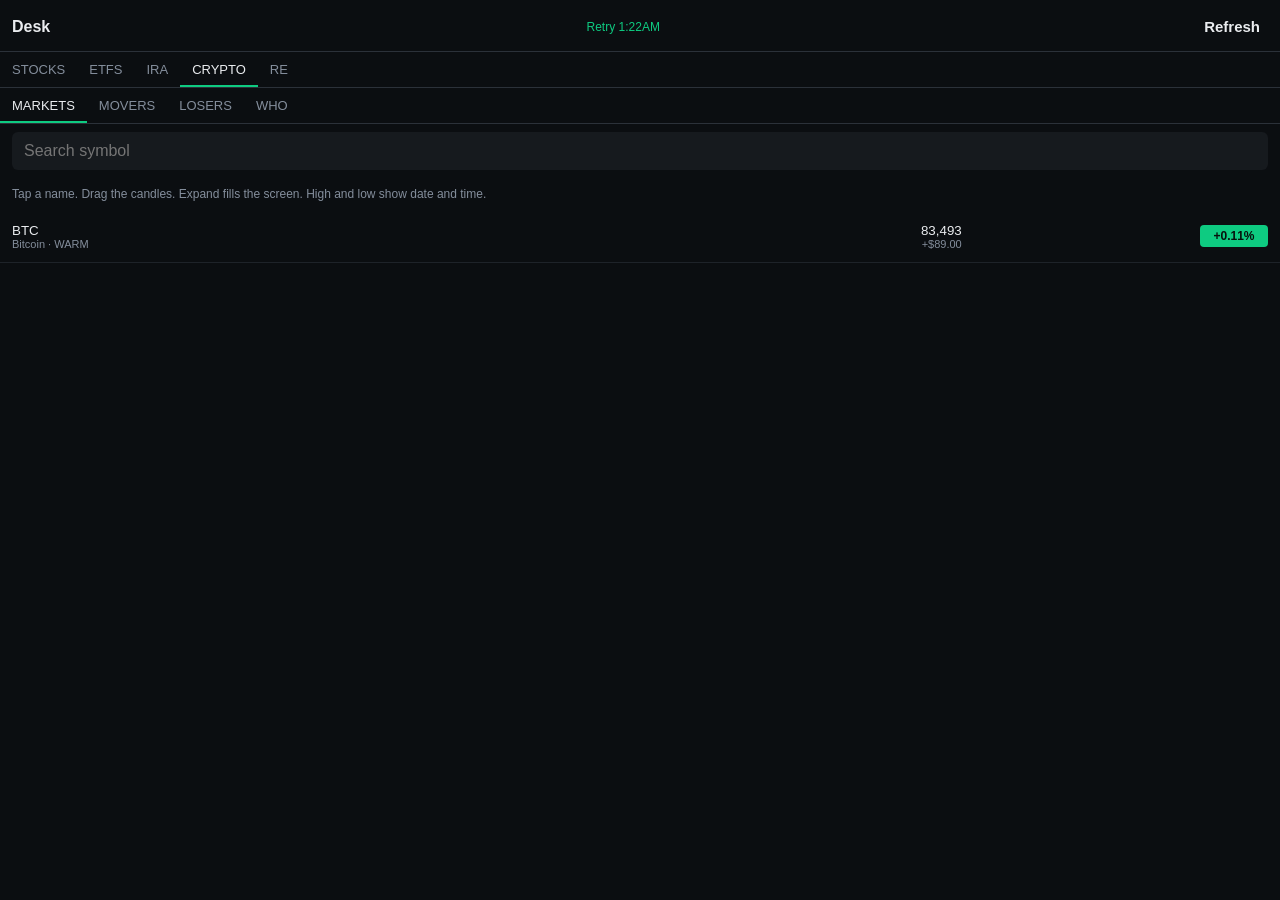
<file: index.html>
<!DOCTYPE html>
<html lang="en"><head><meta charset="utf-8"/>
<meta name="viewport" content="width=device-width, initial-scale=1, viewport-fit=cover"/>
<meta name="apple-mobile-web-app-capable" content="yes"/>
<meta name="theme-color" content="#0b0e11"/>
<title>Desk</title>
<style>
:root{--bg:#0b0e11;--panel:#161a1e;--line:#2b3139;--ink:#eaecef;--dim:#848e9c;--buy:#0ecb81;--sell:#f6465d;--safe-top:env(safe-area-inset-top,0px);--safe-bot:env(safe-area-inset-bottom,0px)}
*{box-sizing:border-box;-webkit-tap-highlight-color:transparent}html,body{margin:0;background:var(--bg);color:var(--ink);font-family:-apple-system,BlinkMacSystemFont,sans-serif}
.bar{padding:calc(10px + var(--safe-top)) 12px 8px;display:flex;justify-content:space-between;align-items:center;border-bottom:1px solid var(--line)}
.live{color:var(--buy);font-size:12px}button.ghost{border:0;background:transparent;color:#eaecef;font-size:15px;font-weight:650;padding:8px}button.reload{border:0;border-radius:6px;background:#1e2329;color:#0ecb81;font-weight:700;padding:8px 10px}
.nav,.sub{display:flex;overflow:auto;border-bottom:1px solid var(--line)}
.nav button,.sub button{border:0;background:transparent;color:var(--dim);padding:10px 12px;font-size:13px;white-space:nowrap}
.nav button.on,.sub button.on{color:var(--ink);box-shadow:inset 0 -2px 0 var(--buy)}
.search{padding:8px 12px}.search input{width:100%;border:0;background:var(--panel);color:var(--ink);border-radius:6px;padding:10px 12px;font-size:16px}
.mkt{width:100%;display:grid;grid-template-columns:1.4fr .8fr .7fr;gap:6px;align-items:center;padding:12px;border:0;border-bottom:1px solid #1e2329;background:transparent;color:inherit;text-align:left}
.mkt small{display:block;color:var(--dim);font-size:11px}.r{text-align:right;font-variant-numeric:tabular-nums}
.buy{color:var(--buy)}.sell{color:var(--sell)}.pill{display:inline-block;min-width:68px;text-align:center;border-radius:4px;padding:4px 6px;font-weight:650;font-size:12px}
.up{background:var(--buy);color:#07110c}.dn{background:var(--sell);color:#fff}
.note{padding:8px 12px;color:var(--dim);font-size:12px;line-height:1.4}
.quote{padding:12px 12px calc(20px + var(--safe-bot))}
.h{font-size:32px;font-weight:650}.grid{display:grid;grid-template-columns:1fr 1fr;gap:8px;margin:10px 0}
.grid div{background:var(--panel);border-radius:6px;padding:8px}.grid b{display:block}.grid span{color:var(--dim);font-size:11px}
.fill{display:grid;grid-template-columns:1.3fr .7fr .8fr .6fr;gap:6px;padding:9px 0;border-bottom:1px solid #1e2329;font-size:13px}
.stage{position:relative;background:#12161c;border-radius:8px;overflow:hidden;touch-action:none}
.stage.big{position:fixed;inset:0;z-index:20;border-radius:0;padding-top:var(--safe-top);background:#0b0e11}
.tfs{display:flex;gap:6px;overflow:auto;padding:8px 0 10px}.tfs button{min-width:54px;padding:12px 8px;font-size:14px}
.tfs button{border:0;border-radius:4px;background:#1e2329;color:#848e9c;padding:7px 9px;font-size:12px;font-weight:700}
.tfs button.on{color:#0b0e11;background:#0ecb81}
svg{width:100%;display:block;background:#12161c}
.tools{display:flex;justify-content:space-between;align-items:center;padding:6px 8px;color:#848e9c;font-size:12px}
</style></head>
<body><div id="app"><div class="note">Loading desk...</div></div>
<script>
var PAIRS=["BTC-USD","ETH-USD","SOL-USD","XRP-USD","DOGE-USD","LINK-USD","LTC-USD","AVAX-USD"];
var NAMES={BTC:"Bitcoin",ETH:"Ether",SOL:"Solana",XRP:"XRP",DOGE:"Dogecoin",LINK:"Chainlink",LTC:"Litecoin",AVAX:"Avalanche"};
var TFS=[{id:"1H",sec:3600,gran:60},{id:"4H",sec:14400,gran:300},{id:"8H",sec:28800,gran:300},{id:"12H",sec:43200,gran:900},{id:"24H",sec:86400,gran:900},{id:"36H",sec:129600,gran:3600},{id:"1W",sec:604800,gran:3600},{id:"2W",sec:1209600,gran:21600},{id:"1M",sec:2592000,gran:86400}];
var BOOKS={STOCKS:[{s:"NVDA",n:"NVIDIA",p:227.21,open:228.86,hi:234.76,lo:190},{s:"AAPL",n:"Apple",p:329.4,open:338.4,hi:345.34,lo:300},{s:"MSFT",n:"Microsoft",p:508.96,open:509.2,hi:519.4,lo:373},{s:"META",n:"Meta",p:738.79,open:715.6,hi:779.82,lo:524},{s:"AVGO",n:"Broadcom",p:355.1,open:349.6,hi:432.73,lo:336},{s:"AMZN",n:"Amazon",p:246.67,open:246.1,hi:287.2,lo:226},{s:"GOOGL",n:"Alphabet",p:340.92,open:342.7,hi:384.48,lo:315},{s:"TSLA",n:"Tesla",p:352.84,open:357.4,hi:419.56,lo:297}],ETFS:[{s:"SPY",n:"S&P 500",p:572.4,open:570.1,hi:575,lo:540},{s:"QQQ",n:"Nasdaq 100",p:498.2,open:496.4,hi:505,lo:450},{s:"IWM",n:"Russell 2000",p:218.6,open:219.4,hi:228,lo:190},{s:"SMH",n:"Semis",p:268.1,open:266.4,hi:280,lo:210},{s:"IBIT",n:"Bitcoin ETF",p:47.33,open:47.1,hi:49.22,lo:34.8},{s:"GLD",n:"Gold",p:242.8,open:241.9,hi:248,lo:210}],IRA:[{s:"SPY",n:"Core equity 50%",p:572.4,open:570.1,hi:575,lo:540},{s:"BND",n:"Bonds 30%",p:74.2,open:74.3,hi:76,lo:70},{s:"IBIT",n:"Bitcoin sleeve 10%",p:47.33,open:47.1,hi:49.22,lo:34.8},{s:"VNQ",n:"REIT sleeve 10%",p:92.4,open:92.8,hi:98,lo:78}],RE:[{s:"VNQ",n:"REIT index",p:92.4,open:92.8,hi:98,lo:78},{s:"O",n:"Realty Income",p:58.2,open:58.4,hi:64,lo:50},{s:"PLD",n:"Prologis",p:118.6,open:117.9,hi:126,lo:98},{s:"AMT",n:"American Tower",p:214.3,open:215.1,hi:230,lo:170}]};
var WHO=[{s:"META",who:"Javier Olivan",role:"COO",side:"SELL",qty:1575,px:749.82,dt:"09-28"},{s:"META",who:"Mark Zuckerberg",role:"CEO",side:"SELL",qty:27474,px:777.44,dt:"09-24"},{s:"AVGO",who:"Henry Samueli",role:"Director",side:"SELL",qty:702190,px:356.04,dt:"09-23"},{s:"AAPL",who:"Jennifer Newstead",role:"GC",side:"SELL",qty:2399,px:340.06,dt:"09-22"},{s:"META",who:"Christopher Cox",role:"CPO",side:"SELL",qty:40000,px:712.76,dt:"09-21"},{s:"NVDA",who:"Timothy Teter",role:"GC",side:"SELL",qty:30460,px:222.8,dt:"09-21"},{s:"NVDA",who:"Mark Stevens",role:"Director",side:"SELL",qty:1366000,px:219.73,dt:"09-18"},{s:"NVDA",who:"Colette Kress",role:"CFO",side:"SELL",qty:34918,px:219.05,dt:"09-17"},{s:"MSFT",who:"Amy Hood",role:"CFO",side:"SELL",qty:41674,px:498.27,dt:"09-14"},{s:"GME",who:"4 insiders",role:"Cluster",side:"BUY",qty:2683435,px:21.97,dt:"09-08"}];
var book={},series={},asset="CRYPTO",view="MARKETS",q="",openSym=null,tf="24H",src="Desk print",big=false,pan=0,pick=-1;
function money(n){var sign=n<0?"-":"+";n=Math.abs(n);if(n>=1e6)return sign+"$"+(n/1e6).toFixed(1)+"M";if(n>=1e3)return sign+"$"+(n/1e3).toFixed(1)+"k";return sign+"$"+n.toFixed(2);}
function qty(n){if(!n)return "range";if(n>=1e6)return (n/1e6).toFixed(2)+"M";if(n>=1e3)return (n/1e3).toFixed(1)+"k";return String(Math.round(n));}
function heat(ch){if(ch>=2)return "HOT";if(ch>=0)return "WARM";if(ch>-2)return "COLD";return "ICE";}
function withMath(x){var open=x.open||x.p,ch=open?(x.p/open-1)*100:0;return {s:x.s,n:x.n,p:x.p,open:open,hi:x.hi,lo:x.lo,vol:x.vol||0,ch:ch,gain:x.p-open};}
function spec(){for(var i=0;i<TFS.length;i++) if(TFS[i].id===tf) return TFS[i]; return TFS[4];}
function stamp(sec){var d=new Date(sec*1000),mo=["Jan","Feb","Mar","Apr","May","Jun","Jul","Aug","Sep","Oct","Nov","Dec"][d.getMonth()];var h=d.getHours(),ap=h>=12?"PM":"AM";h=h%12||12;return mo+" "+d.getDate()+" "+h+":"+String(d.getMinutes()).padStart(2,"0")+ap;}
function rows(){var base=asset==="CRYPTO"?Object.keys(book).map(function(k){return book[k];}):BOOKS[asset];if(asset==="CRYPTO"&&!base.length)base=[{s:"BTC",n:"Bitcoin",p:83493,open:83404,hi:85613,lo:82911,vol:7075}];var out=base.map(withMath);var query=q.trim().toUpperCase();if(query)out=out.filter(function(x){return x.s.indexOf(query)>=0||(x.n||"").toUpperCase().indexOf(query)>=0;});if(view==="MOVERS")out.sort(function(a,b){return b.ch-a.ch;});if(view==="LOSERS")out.sort(function(a,b){return a.ch-b.ch;});return out;}
function find(sym){if(book[sym])return withMath(book[sym]);var all=[];Object.keys(BOOKS).forEach(function(k){all=all.concat(BOOKS[k]);});for(var i=0;i<all.length;i++)if(all[i].s===sym)return withMath(all[i]);return null;}
function deskCandles(x){var s=spec(),n=Math.max(24,Math.min(80,Math.round(s.sec/s.gran))),frac=Math.sqrt(s.sec/2592000),span=Math.max((x.hi-x.lo)*frac,x.p*0.004),end=Math.floor(Date.now()/1000),out=[],i;for(i=0;i<n;i++){var t=i/(n-1),base=x.p-span*0.3+span*0.6*t+Math.sin(t*Math.PI*3)*span*0.08,o=base,c=base+Math.sin(i)*span*0.03,hi=Math.max(o,c)+span*0.02,lo=Math.min(o,c)-span*0.02;out.push({t:end-s.sec+i*s.gran,o:o,h:hi,l:lo,c:c});}return {bars:out,live:false};}
function pack(sym){return series[sym+"|"+tf]||deskCandles(find(sym));}
function chart(data){var bars=data.bars,start=Math.max(0,Math.min(bars.length-12,bars.length-28+pan)),viewBars=bars.slice(start,start+28);if(viewBars.length<4)viewBars=bars.slice(-28);var hi=Math.max.apply(null,viewBars.map(function(b){return b.h;})),lo=Math.min.apply(null,viewBars.map(function(b){return b.l;})),span=(hi-lo)||1,W=360,H=big?560:240,pad=42;function y(v){return pad+((hi-v)/span)*(H-pad*2);}var hiBar=viewBars[0],loBar=viewBars[0],i;for(i=0;i<viewBars.length;i++){if(viewBars[i].h>=hiBar.h)hiBar=viewBars[i];if(viewBars[i].l<=loBar.l)loBar=viewBars[i];}var body="",slot=W/viewBars.length;for(i=0;i<viewBars.length;i++){var b=viewBars[i],x=i*slot+slot/2,up=b.c>=b.o,color=up?"#0ecb81":"#f6465d",top=y(Math.max(b.o,b.c)),bot=y(Math.min(b.o,b.c));body+='<line x1="'+x.toFixed(1)+'" x2="'+x.toFixed(1)+'" y1="'+y(b.h).toFixed(1)+'" y2="'+y(b.l).toFixed(1)+'" stroke="'+color+'" stroke-width="1.2"/>';body+='<rect x="'+(x-Math.max(2,slot*0.28)).toFixed(1)+'" y="'+top.toFixed(1)+'" width="'+Math.max(8,slot*0.7).toFixed(1)+'" height="'+Math.max(1,bot-top).toFixed(1)+'" fill="'+color+'"/>';}body+='<line x1="0" x2="'+W+'" y1="'+y(hi).toFixed(1)+'" y2="'+y(hi).toFixed(1)+'" stroke="#f6465d" stroke-dasharray="4 3"/>';body+='<text x="8" y="'+(y(hi)+13).toFixed(1)+'" fill="#f6465d" font-size="11">HIGH '+hi.toFixed(2)+'  '+stamp(hiBar.t)+'</text>';body+='<line x1="0" x2="'+W+'" y1="'+y(lo).toFixed(1)+'" y2="'+y(lo).toFixed(1)+'" stroke="#0ecb81" stroke-dasharray="4 3"/>';body+='<text x="8" y="'+(y(lo)-6).toFixed(1)+'" fill="#0ecb81" font-size="11">LOW '+lo.toFixed(2)+'  '+stamp(loBar.t)+'</text>';var sel=viewBars[Math.max(0,Math.min(viewBars.length-1,pick<0?viewBars.length-1:pick))];var sx=(Math.max(0,Math.min(viewBars.length-1,pick<0?viewBars.length-1:pick))+0.5)*slot;body+='<line x1="'+sx.toFixed(1)+'" x2="'+sx.toFixed(1)+'" y1="28" y2="'+(H-24)+'" stroke="#eaecef" stroke-dasharray="2 3"/>';body+='<text x="8" y="'+(H-10)+'" fill="#848e9c" font-size="10">'+stamp(viewBars[0].t)+' to '+stamp(viewBars[viewBars.length-1].t)+'</text>';return {svg:'<svg viewBox="0 0 '+W+' '+H+'">'+body+'</svg>',hi:hi,lo:lo,hiT:hiBar.t,loT:loBar.t,sel:sel,n:viewBars.length};}
function quote(sym){var x=find(sym);if(!x)return '<div class="note">No quote.</div>';var data=pack(sym),g=chart(data),fills=WHO.filter(function(f){return f.s===sym;});var html='<div class="quote"><button class="ghost" id="back">Back</button><div class="note">'+x.n+' · '+(data.live?'live candles':'desk candles')+' · candlestick chart, drag a finger on a candle</div><div class="h '+(x.ch>=0?'buy':'sell')+'">'+Number(x.p).toLocaleString()+'</div><div class="'+(x.ch>=0?'buy':'sell')+'">'+money(x.gain)+'  '+(x.ch>=0?'+':'')+x.ch.toFixed(2)+'%</div><div class="grid"><div><b class="sell">'+g.sel.h.toFixed(2)+'</b><span>Finger high · '+stamp(g.sel.t)+'</span></div><div><b class="buy">'+g.sel.l.toFixed(2)+'</b><span>Finger low · '+stamp(g.sel.t)+'</span></div></div><div class="note">Hold and drag across a candle. That bar high is '+g.sel.h.toFixed(2)+', low is '+g.sel.l.toFixed(2)+'. Window high '+g.hi.toFixed(2)+' at '+stamp(g.hiT)+'.</div><div class="stage'+(big?' big':'')+'" id="stage"><div class="tfs" id="ranges">'+TFS.map(function(t){return '<button data-tf="'+t.id+'" class="'+(tf===t.id?'on':'')+'">'+t.id+'</button>';}).join('')+'</div><div class="tools"><span>Range '+tf+'</span><button class="ghost" id="page">Reload</button><button class="ghost" id="exp">'+(big?'Shrink':'Expand')+'</button></div><div id="plot">'+g.svg+'</div></div><div class="fill" style="color:#848e9c"><span>Who</span><span>Qty</span><span>Price</span><span>Side</span></div>';fills.forEach(function(f){html+='<div class="fill"><span>'+f.who+'<small style="display:block;color:#848e9c">'+f.role+' · '+f.dt+'</small></span><span>'+qty(f.qty)+'</span><span>'+(f.px?f.px.toFixed(2):'range')+'</span><span class="'+(f.side==='BUY'?'buy':'sell')+'">'+f.side+'</span></div>';});return html+'</div>';}
function bindPan(){var plot=document.getElementById("plot");if(!plot)return;function at(clientX){var r=plot.getBoundingClientRect(),n=28,i=Math.floor((clientX-r.left)/r.width*n);pick=Math.max(0,Math.min(n-1,i));draw();}plot.ontouchstart=function(e){at(e.touches[0].clientX);};plot.ontouchmove=function(e){at(e.touches[0].clientX);e.preventDefault();};plot.onmousedown=function(e){at(e.clientX);plot.onmousemove=function(ev){at(ev.clientX);};};plot.onmouseup=plot.onmouseleave=function(){plot.onmousemove=null;};}
function draw(){var assets=["STOCKS","ETFS","IRA","CRYPTO","RE"].map(function(k){return '<button data-k="'+k+'" class="'+(asset===k?'on':'')+'">'+k+'</button>';}).join('');var views=["MARKETS","MOVERS","LOSERS","WHO"].map(function(k){return '<button data-k="'+k+'" class="'+(view===k?'on':'')+'">'+k+'</button>';}).join('');var body="";if(openSym){body=quote(openSym);}else if(view==="WHO"){body='<div class="note">Newest first.</div>';WHO.forEach(function(w){body+='<button class="mkt" data-s="'+w.s+'"><span>'+w.who+'<small>'+w.s+' · '+w.role+' · '+w.dt+'</small></span><span class="r">'+qty(w.qty)+'<small>@ '+(w.px||'range')+'</small></span><span class="r"><span class="pill '+(w.side==='BUY'?'up':'dn')+'">'+w.side+'</span></span></button>';});}else{body='<div class="note">Tap a name. Drag the candles. Expand fills the screen. High and low show date and time.</div>';rows().forEach(function(x){body+='<button class="mkt" data-s="'+x.s+'"><span>'+x.s+'<small>'+x.n+' · '+heat(x.ch)+'</small></span><span class="r">'+Number(x.p).toLocaleString()+'<small>'+money(x.gain)+'</small></span><span class="r"><span class="pill '+(x.ch>=0?'up':'dn')+'">'+(x.ch>=0?'+':'')+x.ch.toFixed(2)+'%</span></span></button>';});}document.getElementById("app").innerHTML='<div class="bar"><b>Desk</b><span class="live">'+src+'</span><button class="ghost" id="refresh">Refresh</button></div><div class="nav" id="assets">'+assets+'</div><div class="sub" id="views">'+views+'</div><div class="search"><input id="q" placeholder="Search symbol" value="'+q.replace(/"/g,"")+'"/></div>'+body;document.querySelectorAll("#assets button").forEach(function(b){b.onclick=function(){asset=b.dataset.k;openSym=null;draw();};});document.querySelectorAll("#views button").forEach(function(b){b.onclick=function(){view=b.dataset.k;openSym=null;draw();};});var box=document.getElementById("q");if(box)box.oninput=function(){q=box.value;draw();};var rf=document.getElementById("refresh");if(rf){rf.onclick=refresh;rf.ondblclick=function(){location.href="/?v="+Date.now();};}document.querySelectorAll("[data-s]").forEach(function(el){el.onclick=function(){openSym=el.dataset.s;pan=0;draw();loadCandles(openSym);};});var back=document.getElementById("back");if(back)back.onclick=function(){openSym=null;big=false;draw();};var exp=document.getElementById("exp");if(exp)exp.onclick=function(){big=!big;draw();};var page=document.getElementById("page");if(page)page.onclick=function(){location.href="/?v="+Date.now();};document.querySelectorAll("[data-tf]").forEach(function(b){b.onclick=function(e){if(e.stopPropagation)e.stopPropagation();tf=b.dataset.tf;pan=0;pick=-1;draw();loadCandles(openSym);};});bindPan();}
function loadCandles(sym){if(!sym||!NAMES[sym])return;var s=spec(),picked=tf,end=Math.floor(Date.now()/1000),start=end-s.sec;fetch("https://api.exchange.coinbase.com/products/"+sym+"-USD/candles?granularity="+s.gran+"&start="+new Date(start*1000).toISOString()+"&end="+new Date(end*1000).toISOString()).then(function(r){return r.json();}).then(function(rows){if(!rows||!rows.length||!rows[0].length)return;rows.sort(function(a,b){return a[0]-b[0];});series[sym+"|"+picked]={live:true,bars:rows.map(function(c){return {t:+c[0],l:+c[1],h:+c[2],o:+c[3],c:+c[4]};})};if(openSym===sym&&tf===picked)draw();}).catch(function(){});}
function stampNow(){var d=new Date(),h=d.getHours(),ap=h>=12?"PM":"AM";h=h%12||12;return h+":"+String(d.getMinutes()).padStart(2,"0")+ap;}function refresh(){src="Sync "+stampNow();draw();var jobs=PAIRS.map(function(pair){return Promise.all([fetch("https://api.exchange.coinbase.com/products/"+pair+"/ticker?_="+Date.now()).then(function(r){if(!r.ok)throw new Error("bad");return r.json();}),fetch("https://api.exchange.coinbase.com/products/"+pair+"/stats?_="+Date.now()).then(function(r){if(!r.ok)throw new Error("bad");return r.json();})]).then(function(both){var t=both[0],s=both[1],sym=pair.split("-")[0],last=+t.price,open=+s.open||last;if(!last)throw new Error("empty");book[sym]={s:sym,n:NAMES[sym],p:last,open:open,hi:+s.high,lo:+s.low,vol:+s.volume};});});Promise.all(jobs).then(function(){src="Live "+stampNow();draw();if(openSym)loadCandles(openSym);}).catch(function(){src="Retry "+stampNow();draw();});}
draw();refresh();setInterval(refresh,20000);
</script></body></html>
</file>
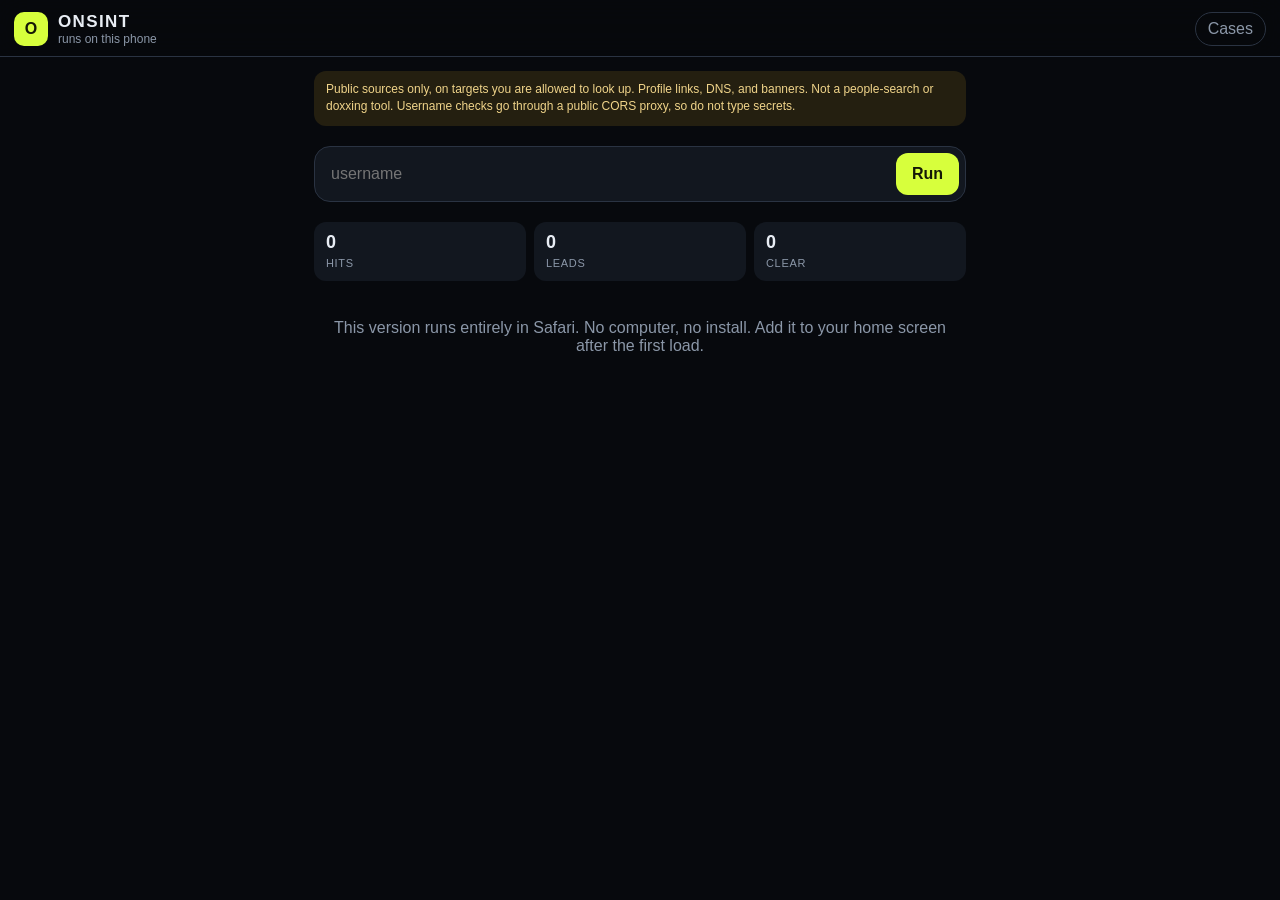
<file: onsint/index.html>
<!DOCTYPE html>
<html lang="en">
<head>
<meta charset="utf-8" />
<meta name="viewport" content="width=device-width, initial-scale=1, viewport-fit=cover" />
<meta name="apple-mobile-web-app-capable" content="yes" />
<meta name="apple-mobile-web-app-status-bar-style" content="black-translucent" />
<meta name="theme-color" content="#07090d" />
<link rel="manifest" href="manifest.webmanifest" />
<link rel="icon" href="icon.svg" />
<title>ONSINT</title>
<style>
  :root { --bg:#07090d; --card:#12171f; --card2:#1a212c; --line:#2a3342; --text:#e8edf4; --muted:#8b97a8; --lime:#d7ff3c; --ink:#141806; --hit:#3dd68c; --lead:#f5b942; --miss:#6d7888; --bad:#ff6b6b; --safe-t:env(safe-area-inset-top); --safe-b:env(safe-area-inset-bottom); }
  * { box-sizing:border-box; } html,body { margin:0; background:var(--bg); color:var(--text); font-family:-apple-system,BlinkMacSystemFont,"Segoe UI",sans-serif; }
  button,input { font:inherit; color:inherit; }
  header { position:sticky; top:0; z-index:5; padding:calc(12px + var(--safe-t)) 14px 10px; background:rgba(7,9,13,.92); backdrop-filter:blur(16px); border-bottom:1px solid var(--line); display:flex; align-items:center; justify-content:space-between; }
  .brand { display:flex; gap:10px; align-items:center; } .mark { width:34px; height:34px; border-radius:10px; background:var(--lime); color:var(--ink); display:grid; place-items:center; font-weight:800; }
  h1 { font-size:17px; margin:0; letter-spacing:.08em; } .sub { color:var(--muted); font-size:12px; }
  .ghost { background:transparent; border:1px solid var(--line); border-radius:999px; padding:7px 12px; color:var(--muted); }
  main { padding:14px 14px calc(22px + var(--safe-b)); max-width:680px; margin:0 auto; }
  .warn { background:#241f10; color:#f0d48a; border-radius:12px; padding:10px 12px; font-size:12px; line-height:1.45; margin-bottom:12px; }
  .kinds,.mods { display:flex; gap:6px; overflow-x:auto; padding-bottom:8px; }
  .kinds button,.mods button { border:1px solid var(--line); background:var(--card); color:var(--muted); border-radius:999px; padding:8px 12px; white-space:nowrap; }
  .kinds button.on { background:var(--lime); color:var(--ink); border-color:var(--lime); font-weight:700; }
  .mods button.on { border-color:var(--lime); color:var(--lime); }
  .search { display:flex; gap:8px; background:var(--card); border:1px solid var(--line); border-radius:16px; padding:6px 6px 6px 14px; }
  .search input { flex:1; background:transparent; border:0; outline:none; font-size:16px; min-width:0; }
  .go { background:var(--lime); color:var(--ink); border:0; border-radius:12px; padding:12px 16px; font-weight:800; }
  .go:disabled { opacity:.45; }
  .note { color:var(--muted); font-size:12px; line-height:1.45; margin:4px 2px 12px; }
  .stats { display:flex; gap:8px; margin-bottom:10px; }
  .stat { flex:1; background:var(--card); border-radius:12px; padding:10px 12px; }
  .stat b { display:block; font-size:18px; } .stat span { color:var(--muted); font-size:11px; letter-spacing:.06em; text-transform:uppercase; }
  .card { background:var(--card); border:1px solid var(--line); border-radius:14px; padding:12px; margin-bottom:8px; }
  .row { display:flex; justify-content:space-between; gap:8px; align-items:baseline; }
  .src { font-size:11px; letter-spacing:.08em; text-transform:uppercase; color:var(--muted); }
  .tag { font-size:11px; border-radius:999px; padding:2px 7px; }
  .hit .tag { background:#143526; color:var(--hit); } .lead .tag { background:#3a2e12; color:var(--lead); }
  .miss .tag { background:#1c2129; color:var(--miss); } .error .tag { background:#3a1717; color:var(--bad); }
  .meta .tag,.status .tag,.done .tag { background:#1c2430; color:#9eb0c8; }
  h3 { margin:6px 0 4px; font-size:15px; font-weight:650; word-break:break-word; }
  p { margin:0; color:var(--muted); font-size:13px; line-height:1.4; word-break:break-word; }
  .actions { display:flex; gap:8px; margin-top:8px; }
  .actions a,.actions button { font-size:13px; text-decoration:none; background:var(--card2); border:0; border-radius:8px; padding:7px 10px; color:var(--text); }
  .sheet { position:fixed; inset:0; background:rgba(0,0,0,.55); display:none; z-index:9; }
  .sheet.on { display:block; }
  .panel { position:absolute; left:0; right:0; bottom:0; background:#10151c; border-radius:18px 18px 0 0; padding:16px 16px calc(18px + var(--safe-b)); max-height:88dvh; overflow:auto; }
  label { display:block; font-size:12px; color:var(--muted); margin:12px 0 6px; }
  .panel input { width:100%; background:var(--card); border:1px solid var(--line); border-radius:12px; padding:12px; font-size:16px; }
  .case { width:100%; text-align:left; background:var(--card); border:1px solid var(--line); border-radius:12px; padding:10px 12px; margin-bottom:8px; }
  .empty { color:var(--muted); text-align:center; padding:28px 10px; }
</style>
</head>
<body>
<header>
  <div class="brand"><div class="mark">O</div><div><h1>ONSINT</h1><div class="sub">runs on this phone</div></div></div>
  <button class="ghost" id="openMore">Cases</button>
</header>
<main>
  <div class="warn">Public sources only, on targets you are allowed to look up. Profile links, DNS, and banners. Not a people-search or doxxing tool. Username checks go through a public CORS proxy, so do not type secrets.</div>
  <div class="kinds" id="kinds"></div>
  <form class="search" id="form">
    <input id="q" autocomplete="off" autocapitalize="off" spellcheck="false" placeholder="username" />
    <button class="go" id="go" type="submit">Run</button>
  </form>
  <div class="mods" id="mods"></div>
  <div class="note" id="modnote"></div>
  <div class="stats" id="stats" hidden>
    <div class="stat"><b id="nHit">0</b><span>Hits</span></div>
    <div class="stat"><b id="nLead">0</b><span>Leads</span></div>
    <div class="stat"><b id="nMiss">0</b><span>Clear</span></div>
  </div>
  <div id="feed"><div class="empty">This version runs entirely in Safari. No computer, no install. Add it to your home screen after the first load.</div></div>
</main>
<div class="sheet" id="sheet"><div class="panel"><div class="row"><h2 id="sheetTitle" style="margin:4px 0;font-size:18px">Cases</h2><button class="ghost" id="closeSheet">Close</button></div><div id="sheetBody"></div></div></div>
<script>
const KINDS = [
  { id:"username", label:"Username", ph:"username" },
  { id:"email", label:"Email", ph:"name@domain.com" },
  { id:"domain", label:"Domain", ph:"example.com" },
  { id:"ip", label:"IP", ph:"1.2.3.4" }
];
const MODS = {
  username: [["accounts","Accounts"],["pivots","Open links"]],
  email: [["identity","Identity"],["domain","Mail domain"],["emailosint","EmailOSINT"]],
  domain: [["dns","DNS"],["certs","Certificates"],["hosts","Hosts"]],
  ip: [["host","Host"],["shodan","Shodan InternetDB"]]
};
const SITES = [
  ["GitHub","https://github.com/{u}","https://api.github.com/users/{u}", (s,t)=>s===200&&t.includes('"login"')],
  ["GitLab","https://gitlab.com/{u}","https://gitlab.com/api/v4/users?username={u}", (s,t)=>t.trim().startsWith("[{")],
  ["Reddit","https://www.reddit.com/user/{u}","https://www.reddit.com/user/{u}/about.json", (s,t)=>s===200&&t.includes('"name"')],
  ["Keybase","https://keybase.io/{u}","https://keybase.io/_/api/1.0/user/lookup.json?usernames={u}", (s,t)=>t.includes('"them"')&&!t.includes('"them":[null]')&&!t.includes('"them": []')],
  ["Hacker News","https://news.ycombinator.com/user?id={u}","https://hacker-news.firebaseio.com/v0/user/{u}.json", (s,t)=>s===200&&t!=="null"&&t.includes('"id"')],
  ["Dev.to","https://dev.to/{u}","https://dev.to/api/users/by_username?url={u}", (s,t)=>s===200&&t.includes('"username"')],
  ["GitLab social","https://medium.com/@{u}","https://medium.com/@{u}", (s,t)=>s===200&&!/page not found|out of nothing/i.test(t)],
  ["Telegram","https://t.me/{u}","https://t.me/{u}", (s,t)=>t.includes("tgme_page_title")&&!/if you have telegram, you can contact/i.test(t)],
  ["Steam","https://steamcommunity.com/id/{u}","https://steamcommunity.com/id/{u}", (s,t)=>s===200&&!/profile could not be found/i.test(t)],
  ["Docker Hub","https://hub.docker.com/u/{u}","https://hub.docker.com/v2/users/{u}/", (s,t)=>s===200&&t.includes('"username"')],
  ["PyPI","https://pypi.org/user/{u}/","https://pypi.org/user/{u}/", (s,t)=>s===200&&!/we looked everywhere/i.test(t)],
  ["npm","https://www.npmjs.com/~{u}","https://registry.npmjs.org/-/user/org.couchdb.user:{u}", (s,t)=>s===200&&t.includes('"name"')],
  ["Chess.com","https://www.chess.com/member/{u}","https://api.chess.com/pub/player/{u}", (s,t)=>s===200&&t.includes('"username"')],
  ["Lichess","https://lichess.org/@/{u}","https://lichess.org/api/user/{u}", (s,t)=>s===200&&t.includes('"username"')],
  ["Codeberg","https://codeberg.org/{u}","https://codeberg.org/api/v1/users/{u}", (s,t)=>s===200&&t.includes('"login"')],
  ["Bluesky","https://bsky.app/profile/{u}.bsky.social","https://public.api.bsky.app/xrpc/app.bsky.actor.getProfile?actor={u}.bsky.social", (s,t)=>s===200&&t.includes('"handle"')],
  ["Mastodon","https://mastodon.social/@{u}","https://mastodon.social/api/v1/accounts/lookup?acct={u}", (s,t)=>s===200&&t.includes('"username"')],
  ["Replit","https://replit.com/@{u}","https://replit.com/@{u}", (s,t)=>s===200&&!/page not found/i.test(t)],
  ["Linktree","https://linktr.ee/{u}","https://linktr.ee/{u}", (s,t)=>s===200&&!/not found|404/i.test(t)&&t.length>500],
  ["About.me","https://about.me/{u}","https://about.me/{u}", (s,t)=>s===200&&!/nobody's home/i.test(t)],
  ["Vimeo","https://vimeo.com/{u}","https://vimeo.com/api/v2/{u}/info.json", (s,t)=>s===200&&t.includes('"display_name"')],
  ["RubyGems","https://rubygems.org/profiles/{u}","https://rubygems.org/api/v1/profiles/{u}.json", (s,t)=>s===200&&t.includes('"username"')||t.includes('"id"')],
  ["Crates.io","https://crates.io/users/{u}","https://crates.io/api/v1/users/{u}", (s,t)=>s===200&&t.includes('"login"')],
  ["Wikipedia","https://en.wikipedia.org/wiki/User:{u}","https://en.wikipedia.org/wiki/User:{u}", (s,t)=>s===200&&!/does not have a user page/i.test(t)],
  ["Pastebin","https://pastebin.com/u/{u}","https://pastebin.com/u/{u}", (s,t)=>s===200&&!/not found/i.test(t)],
  ["Imgur","https://imgur.com/user/{u}","https://imgur.com/user/{u}", (s,t)=>s===200&&!/page not found/i.test(t)],
  ["SoundCloud","https://soundcloud.com/{u}","https://soundcloud.com/{u}", (s,t)=>s===200&&!/we can't find that user/i.test(t)],
  ["Twitch","https://www.twitch.tv/{u}","https://www.twitch.tv/{u}", (s,t)=>s===200&&!/sorry. unless you/i.test(t)],
  ["Patreon","https://www.patreon.com/{u}","https://www.patreon.com/{u}", (s,t)=>s===200&&!/page not found/i.test(t)],
  ["Bitbucket","https://bitbucket.org/{u}/","https://bitbucket.org/{u}/", (s,t)=>s===200&&!/resource not found/i.test(t)],
  ["Product Hunt","https://www.producthunt.com/@{u}","https://www.producthunt.com/@{u}", (s,t)=>s===200&&t.length>800],
  ["Behance","https://www.behance.net/{u}","https://www.behance.net/{u}", (s,t)=>s===200&&!/page not found/i.test(t)],
  ["Dribbble","https://dribbble.com/{u}","https://dribbble.com/{u}", (s,t)=>s===200&&!/whoops/i.test(t)],
  ["Unsplash","https://unsplash.com/@{u}","https://unsplash.com/@{u}", (s,t)=>s===200&&!/page not found/i.test(t)],
  ["Last.fm","https://www.last.fm/user/{u}","https://www.last.fm/user/{u}", (s,t)=>s===200&&!/user not found/i.test(t)],
  ["Flickr","https://www.flickr.com/people/{u}/","https://www.flickr.com/people/{u}/", (s,t)=>s===200&&!/page not found/i.test(t)],
  ["Pinterest","https://www.pinterest.com/{u}/","https://www.pinterest.com/{u}/", (s,t)=>s===200&&!/sorry! we couldn/i.test(t)],
  ["Roblox","https://www.roblox.com/users/profile?username={u}","https://users.roblox.com/v1/users/search?keyword={u}&limit=10", (s,t)=>t.toLowerCase().includes('"name":"'+'{u}'.toLowerCase()+'"')||t.toLowerCase().includes('"name": "' )]
];
const PIVOTS = [
  ["X","https://x.com/{u}"],["Instagram","https://www.instagram.com/{u}/"],["TikTok","https://www.tiktok.com/@{u}"],
  ["YouTube","https://www.youtube.com/@{u}"],["Facebook","https://www.facebook.com/{u}"],["LinkedIn","https://www.linkedin.com/in/{u}"],
  ["Spotify","https://open.spotify.com/user/{u}"],["Snapchat","https://www.snapchat.com/add/{u}"],["Reddit","https://www.reddit.com/user/{u}"],
  ["GitHub","https://github.com/{u}"],["Telegram","https://t.me/{u}"],["Pinterest","https://www.pinterest.com/{u}/"]
];
let kind = "username";
let selected = new Set(["accounts","identity","dns","host"]);
let counts = { hit:0, lead:0, miss:0 };
let running = false;
const $ = (id) => document.getElementById(id);
const esc = (s) => String(s??"").replace(/[&<>"]/g, c => ({"&":"&","<":"<",">":">",'"':"""}[c]));
const fill = (t,u) => t.replaceAll("{u}", encodeURIComponent(u));

function renderKinds() {
  $("kinds").innerHTML = KINDS.map(k => `<button type="button" data-k="${k.id}" class="${k.id===kind?"on":""}">${k.label}</button>`).join("");
  $("kinds").onclick = (e) => { const b = e.target.closest("button"); if (!b) return; kind = b.dataset.k; $("q").placeholder = KINDS.find(k=>k.id===kind).ph; selected = new Set(MODS[kind].map(m=>m[0]).slice(0,2)); renderKinds(); renderMods(); };
}
function renderMods() {
  $("mods").innerHTML = MODS[kind].map(([id,label]) => `<button type="button" data-m="${id}" class="${selected.has(id)?"on":""}">${label}</button>`).join("");
  $("mods").onclick = (e) => { const b = e.target.closest("button"); if (!b) return; selected.has(b.dataset.m) ? selected.delete(b.dataset.m) : selected.add(b.dataset.m); if (!selected.size) selected.add(MODS[kind][0][0]); renderMods(); };
  $("modnote").textContent = kind==="email" ? "EmailOSINT opens emailosint.org in a new tab. Identity checks stay on this phone." : "Hits stream in as each site answers. A public proxy is only used when the site blocks the browser.";
}
async function fetchProbe(url) {
  try {
    const r = await fetch(url, { redirect:"follow" });
    return { status:r.status, text:(await r.text()).slice(0,5000), via:"direct" };
  } catch (_) {}
  try {
    const r = await fetch("https://api.allorigins.win/get?url=" + encodeURIComponent(url));
    if (r.ok) {
      const data = await r.json();
      return { status: data.status?.http_code || 200, text: String(data.contents||"").slice(0,5000), via:"proxy" };
    }
  } catch (_) {}
  try {
    const r = await fetch("https://corsproxy.io/?" + encodeURIComponent(url));
    if (r.ok) return { status:r.status, text:(await r.text()).slice(0,5000), via:"proxy" };
  } catch (_) {}
  throw new Error("blocked");
}
async function doh(name, type) {
  const r = await fetch("https://cloudflare-dns.com/dns-query?name=" + encodeURIComponent(name) + "&type=" + type, { headers:{ Accept:"application/dns-json" } });
  if (!r.ok) throw new Error("DNS "+r.status);
  return r.json();
}
function card(ev) {
  const el = document.createElement("article");
  el.className = "card " + ev.kind;
  const tag = ev.kind==="hit"?"HIT":ev.kind==="lead"?"LEAD":ev.kind==="miss"?"CLEAR":ev.kind.toUpperCase();
  el.innerHTML = `<div class="row"><span class="src">${esc(ev.source||"onsint")}</span><span class="tag">${tag}</span></div><h3>${esc(ev.title)}</h3><p>${esc(ev.detail||"")}</p>`;
  if (ev.url) {
    const actions = document.createElement("div");
    actions.className = "actions";
    const a = document.createElement("a");
    a.href = ev.url; a.target = "_blank"; a.rel = "noopener"; a.textContent = "Open";
    const c = document.createElement("button");
    c.type = "button"; c.textContent = "Copy";
    c.onclick = () => navigator.clipboard.writeText(ev.url).catch(()=>{});
    actions.append(a,c); el.append(actions);
  }
  return el;
}
let currentEvents = null;
function emit(ev) {
  if (ev.kind==="hit") counts.hit++;
  if (ev.kind==="lead") counts.lead++;
  if (ev.kind==="miss") counts.miss++;
  $("nHit").textContent = counts.hit; $("nLead").textContent = counts.lead; $("nMiss").textContent = counts.miss;
  $("feed").append(card(ev));
  ev.ts = Date.now();
  if (currentEvents) currentEvents.push(ev);
  return ev;
}
async function pool(items, limit, worker) {
  const q = items.slice();
  const runners = Array.from({ length: Math.min(limit, q.length) }, async () => {
    while (q.length && running) await worker(q.shift());
  });
  await Promise.all(runners);
}
async function scanUsername(user) {
  user = user.replace(/^@/, "");
  if (selected.has("accounts")) {
    emit({ kind:"status", source:"onsint", title:"Checking accounts", detail:SITES.length + " public sites" });
    await pool(SITES, 4, async (site) => {
      const url = fill(site[1], user);
      try {
        const probe = await fetchProbe(fill(site[2], user));
        const ok = site[3](probe.status, probe.text.replaceAll("{u}", user.toLowerCase()));
        emit({ kind: ok?"hit":"miss", source:"account", title:site[0], url, detail: ok ? "found via " + probe.via : "not found" });
      } catch (err) {
        emit({ kind:"lead", source:"account", title:site[0], url, detail:"could not check automatically — open it" });
      }
    });
  }
  if (selected.has("pivots")) {
    for (const [name, template] of PIVOTS) emit({ kind:"lead", source:"pivot", title:name, url:fill(template, user), detail:"open to confirm" });
  }
}
function md5(str) {
  function cmn(q, a, b, x, s, t) { a = (a + q + x + t) | 0; return (((a << s) | (a >>> (32 - s))) + b) | 0; }
  function ff(a,b,c,d,x,s,t){ return cmn((b & c) | (~b & d), a, b, x, s, t); }
  function gg(a,b,c,d,x,s,t){ return cmn((b & d) | (c & ~d), a, b, x, s, t); }
  function hh(a,b,c,d,x,s,t){ return cmn(b ^ c ^ d, a, b, x, s, t); }
  function ii(a,b,c,d,x,s,t){ return cmn(c ^ (b | ~d), a, b, x, s, t); }
  const bytes = new TextEncoder().encode(str);
  const n = bytes.length; const words = [];
  for (let i=0;i<n;i++) words[i>>2] |= bytes[i] << ((i%4)*8);
  words[n>>2] |= 0x80 << ((n%4)*8);
  words[(((n+8)>>>6)<<4)+14] = n*8;
  let a=1732584193,b=-271733879,c=-1732584194,d=271733878;
  for (let i=0;i<words.length;i+=16) {
    const oa=a,ob=b,oc=c,od=d;
    a=ff(a,b,c,d,words[i],7,-680876936); d=ff(d,a,b,c,words[i+1],12,-389564586); c=ff(c,d,a,b,words[i+2],17,606105819); b=ff(b,c,d,a,words[i+3],22,-1044525330);
    a=ff(a,b,c,d,words[i+4],7,-176418897); d=ff(d,a,b,c,words[i+5],12,1200080426); c=ff(c,d,a,b,words[i+6],17,-1473231341); b=ff(b,c,d,a,words[i+7],22,-45705983);
    a=ff(a,b,c,d,words[i+8],7,1770035416); d=ff(d,a,b,c,words[i+9],12,-1958414417); c=ff(c,d,a,b,words[i+10],17,-42063); b=ff(b,c,d,a,words[i+11],22,-1990404162);
    a=ff(a,b,c,d,words[i+12],7,1804603682); d=ff(d,a,b,c,words[i+13],12,-40341101); c=ff(c,d,a,b,words[i+14],17,-1502002290); b=ff(b,c,d,a,words[i+15],22,1236535329);
    a=gg(a,b,c,d,words[i+1],5,-165796510); d=gg(d,a,b,c,words[i+6],9,-1069501632); c=gg(c,d,a,b,words[i+11],14,643717713); b=gg(b,c,d,a,words[i],20,-373897302);
    a=gg(a,b,c,d,words[i+5],5,-701558691); d=gg(d,a,b,c,words[i+10],9,38016083); c=gg(c,d,a,b,words[i+15],14,-660478335); b=gg(b,c,d,a,words[i+4],20,-405537848);
    a=gg(a,b,c,d,words[i+9],5,568446438); d=gg(d,a,b,c,words[i+14],9,-1019803690); c=gg(c,d,a,b,words[i+3],14,-187363961); b=gg(b,c,d,a,words[i+8],20,1163531501);
    a=gg(a,b,c,d,words[i+13],5,-1444681467); d=gg(d,a,b,c,words[i+2],9,-51403784); c=gg(c,d,a,b,words[i+7],14,1735328473); b=gg(b,c,d,a,words[i+12],20,-1926607734);
    a=hh(a,b,c,d,words[i+5],4,-378558); d=hh(d,a,b,c,words[i+8],11,-2022574463); c=hh(c,d,a,b,words[i+11],16,1839030562); b=hh(b,c,d,a,words[i+14],23,-35309556);
    a=hh(a,b,c,d,words[i+1],4,-1530992060); d=hh(d,a,b,c,words[i+4],11,1272893353); c=hh(c,d,a,b,words[i+7],16,-155497632); b=hh(b,c,d,a,words[i+10],23,-1094730640);
    a=hh(a,b,c,d,words[i+13],4,681279174); d=hh(d,a,b,c,words[i],11,-358537222); c=hh(c,d,a,b,words[i+3],16,-722521979); b=hh(b,c,d,a,words[i+6],23,76029189);
    a=hh(a,b,c,d,words[i+9],4,-640364487); d=hh(d,a,b,c,words[i+12],11,-421815835); c=hh(c,d,a,b,words[i+15],16,530742520); b=hh(b,c,d,a,words[i+2],23,-995338651);
    a=ii(a,b,c,d,words[i],6,-198630844); d=ii(d,a,b,c,words[i+7],10,1126891415); c=ii(c,d,a,b,words[i+14],15,-1416354905); b=ii(b,c,d,a,words[i+5],21,-57434055);
    a=ii(a,b,c,d,words[i+12],6,1700485571); d=ii(d,a,b,c,words[i+3],10,-1894986606); c=ii(c,d,a,b,words[i+10],15,-1051523); b=ii(b,c,d,a,words[i+1],21,-2054922799);
    a=ii(a,b,c,d,words[i+8],6,1873313359); d=ii(d,a,b,c,words[i+15],10,-30611744); c=ii(c,d,a,b,words[i+6],15,-1560198380); b=ii(b,c,d,a,words[i+13],21,1309151649);
    a=ii(a,b,c,d,words[i+4],6,-145523070); d=ii(d,a,b,c,words[i+11],10,-1120210379); c=ii(c,d,a,b,words[i+2],15,718787259); b=ii(b,c,d,a,words[i+9],21,-343485551);
    a=(a+oa)|0; b=(b+ob)|0; c=(c+oc)|0; d=(d+od)|0;
  }
  const hex = (n) => [n,n>>8,n>>16,n>>24].map(x => (x&255).toString(16).padStart(2,"0")).join("");
  return hex(a)+hex(b)+hex(c)+hex(d);
}
function gravatar(hash) {
  return new Promise((resolve) => {
    const img = new Image();
    img.onload = () => resolve(true);
    img.onerror = () => resolve(false);
    img.src = "https://www.gravatar.com/avatar/" + hash + "?d=404&s=80";
  });
}
async function scanEmail(email) {
  email = email.trim().toLowerCase();
  const [local, domain] = email.split("@");
  if (!domain) { emit({ kind:"error", source:"onsint", title:"Not an email", detail:email }); return; }
  emit({ kind:"meta", source:"email", title:"Local part", detail:local });
  if (selected.has("identity")) {
    const hash = md5(email);
    const has = await gravatar(hash);
    emit(has ? { kind:"hit", source:"gravatar", title:"Gravatar avatar", url:"https://gravatar.com/"+hash, detail:"public avatar" } : { kind:"miss", source:"gravatar", title:"Gravatar avatar", detail:"none" });
    try {
      const probe = await fetchProbe("https://en.gravatar.com/" + hash + ".json");
      if (probe.status === 200 && probe.text.includes("displayName")) {
        const entry = JSON.parse(probe.text).entry?.[0] || {};
        emit({ kind:"hit", source:"gravatar", title: entry.displayName || "Gravatar profile", url: entry.profileUrl || ("https://gravatar.com/"+hash), detail: entry.currentLocation || entry.preferredUsername || "profile" });
      }
    } catch (_) {}
    try {
      const probe = await fetchProbe("https://api.github.com/search/commits?q=" + encodeURIComponent("author-email:"+email) + "&per_page=5");
      if (probe.text.includes('"total_count"')) {
        const data = JSON.parse(probe.text);
        if (data.total_count > 0) emit({ kind:"hit", source:"github", title:"GitHub commits", url:"https://github.com/search?q=author-email%3A"+encodeURIComponent(email)+"&type=commits", detail: data.total_count + " public commit(s)" });
        else emit({ kind:"miss", source:"github", title:"GitHub commits", detail:"none with this author email" });
      }
    } catch (err) { emit({ kind:"error", source:"github", title:"GitHub commits", detail:"lookup blocked" }); }
    emit({ kind:"lead", source:"pivot", title:"Username pivot · " + local, detail:"Run a username scan on the local part" });
    emit({ kind:"lead", source:"hibp", title:"Have I Been Pwned", url:"https://haveibeenpwned.com/", detail:"Paste the address there. Breach names are not pulled into this app." });
  }
  if (selected.has("domain")) await scanDomain(domain, true);
  if (selected.has("emailosint")) emit({ kind:"lead", source:"emailosint", title:"EmailOSINT", url:"https://emailosint.org/", detail:"Opens their site. Paste the address. Free tier is a few lookups a day." });
}
async function scanDomain(domain, nested=false) {
  domain = domain.replace(/^https?:\/\//,"").split("/")[0].toLowerCase();
  if (!nested) emit({ kind:"meta", source:"domain", title:domain, url:"https://"+domain, detail:"public DNS and certificates" });
  if (selected.has("dns") || nested) {
    for (const type of ["A","AAAA","MX","NS","TXT"]) {
      try {
        const data = await doh(domain, type);
        const answers = data.Answer || [];
        if (!answers.length) { emit({ kind:"miss", source:"dns", title:type+" "+domain, detail:"no record" }); continue; }
        for (const ans of answers.slice(0,6)) emit({ kind:"hit", source:"dns", title:type+" "+domain, detail:String(ans.data).replace(/^"|"$/g,"") });
      } catch (err) { emit({ kind:"error", source:"dns", title:type, detail:err.message }); }
    }
  }
  if (selected.has("certs") || nested) {
    try {
      const probe = await fetchProbe("https://crt.sh/?q=%25." + encodeURIComponent(domain) + "&output=json");
      const rows = JSON.parse(probe.text);
      const names = [...new Set(rows.flatMap(r => String(r.name_value||"").split("\n")).map(n => n.trim().toLowerCase().replace(/^\*\./,"")).filter(n => n.endsWith(domain)))];
      emit({ kind:"meta", source:"crtsh", title:"Certificate names", url:"https://crt.sh/?q=%25."+domain, detail:names.length + " unique" });
      for (const name of names.slice(0,25)) emit({ kind:"hit", source:"crtsh", title:name, url:"https://"+name, detail:"crt.sh" });
    } catch (err) { emit({ kind:"error", source:"crtsh", title:"crt.sh", detail:"lookup blocked" }); }
  }
  if (selected.has("hosts") && !nested) {
    try {
      const probe = await fetchProbe("https://rdap.org/domain/" + domain);
      if (probe.status === 200) emit({ kind:"hit", source:"rdap", title:"RDAP", url:"https://rdap.org/domain/"+domain, detail: probe.text.slice(0,180).replace(/\s+/g," ") });
    } catch (_) {}
  }
}
async function scanIp(ip) {
  if (selected.has("host")) {
    try {
      const r = await fetch("https://ipwho.is/" + encodeURIComponent(ip));
      const data = await r.json();
      if (data.success) emit({ kind:"hit", source:"ipwho", title: data.connection?.org || data.connection?.isp || "Network", url:"https://ipwho.is/"+ip, detail:[data.city, data.region, data.country, data.connection?.isp].filter(Boolean).join(" · ") });
      else emit({ kind:"error", source:"ipwho", title:"IP lookup", detail:data.message || "failed" });
    } catch (err) { emit({ kind:"error", source:"ipwho", title:"IP lookup", detail:err.message }); }
  }
  if (selected.has("shodan")) {
    try {
      const r = await fetch("https://internetdb.shodan.io/" + encodeURIComponent(ip));
      if (r.status === 404) emit({ kind:"miss", source:"shodan", title:"Shodan InternetDB", url:"https://www.shodan.io/host/"+ip, detail:"no open banners" });
      else {
        const data = await r.json();
        emit({ kind:"hit", source:"shodan", title:"Shodan InternetDB", url:"https://www.shodan.io/host/"+ip, detail:"ports " + (data.ports||[]).join(", ") });
        for (const host of (data.hostnames||[]).slice(0,8)) emit({ kind:"hit", source:"shodan", title:host, detail:"hostname" });
        for (const cve of (data.vulns||[]).slice(0,8)) emit({ kind:"lead", source:"shodan", title:cve, url:"https://nvd.nist.gov/vuln/detail/"+cve, detail:"listed on the host banner, not confirmed exploited" });
      }
    } catch (err) { emit({ kind:"lead", source:"shodan", title:"Shodan", url:"https://www.shodan.io/host/"+ip, detail:"InternetDB blocked — open the host page" }); }
  }
}
function saveCase(query, events) {
  const cases = JSON.parse(localStorage.getItem("onsint-cases") || "[]");
  cases.unshift({ id: Date.now().toString(36), kind, query, created: new Date().toISOString().slice(0,16).replace("T"," "), hits: events.filter(e=>e.kind==="hit").length, events });
  localStorage.setItem("onsint-cases", JSON.stringify(cases.slice(0,30)));
}
$("form").onsubmit = async (e) => {
  e.preventDefault();
  const q = $("q").value.trim();
  if (!q || running) return;
  running = true; $("go").disabled = true; $("feed").innerHTML = ""; $("stats").hidden = false;
  counts = { hit:0, lead:0, miss:0 };
  currentEvents = [];
  try {
    if (kind==="username") await scanUsername(q);
    else if (kind==="email") await scanEmail(q);
    else if (kind==="domain") await scanDomain(q);
    else await scanIp(q);
    emit({ kind:"done", source:"onsint", title:"Done", detail: counts.hit + " hits" });
  } catch (err) {
    emit({ kind:"error", source:"onsint", title:"Scan stopped", detail: err.message });
  }
  saveCase(q, currentEvents);
  currentEvents = null;
  running = false; $("go").disabled = false;
};
$("closeSheet").onclick = () => $("sheet").classList.remove("on");
$("sheet").onclick = (e) => { if (e.target.id==="sheet") $("sheet").classList.remove("on"); };
$("openMore").onclick = () => {
  const cases = JSON.parse(localStorage.getItem("onsint-cases") || "[]");
  $("sheetTitle").textContent = "Cases";
  $("sheetBody").innerHTML = `<p class="note">Saved on this phone only.</p>` + (cases.map(c => `<button class="case" data-id="${c.id}"><b>${esc(c.query)}</b><div class="sub">${esc(c.kind)} · ${c.hits} hits · ${esc(c.created)}</div></button>`).join("") || `<div class="empty">No cases yet</div>`) + `<button class="go" id="wipe" style="width:100%;margin-top:8px">Clear cases</button>`;
  $("sheet").classList.add("on");
  $("sheetBody").onclick = (e) => {
    if (e.target.id==="wipe") { localStorage.removeItem("onsint-cases"); $("sheet").classList.remove("on"); return; }
    const b = e.target.closest(".case"); if (!b) return;
    const item = cases.find(c => c.id===b.dataset.id); if (!item) return;
    $("feed").innerHTML = ""; $("stats").hidden = false; counts = { hit:0, lead:0, miss:0 };
    for (const ev of item.events || []) emit(ev);
    $("sheet").classList.remove("on");
  };
};
renderKinds(); renderMods();
if ("serviceWorker" in navigator) navigator.serviceWorker.register("sw.js").catch(()=>{});
</script>
</body>
</html>
</file>
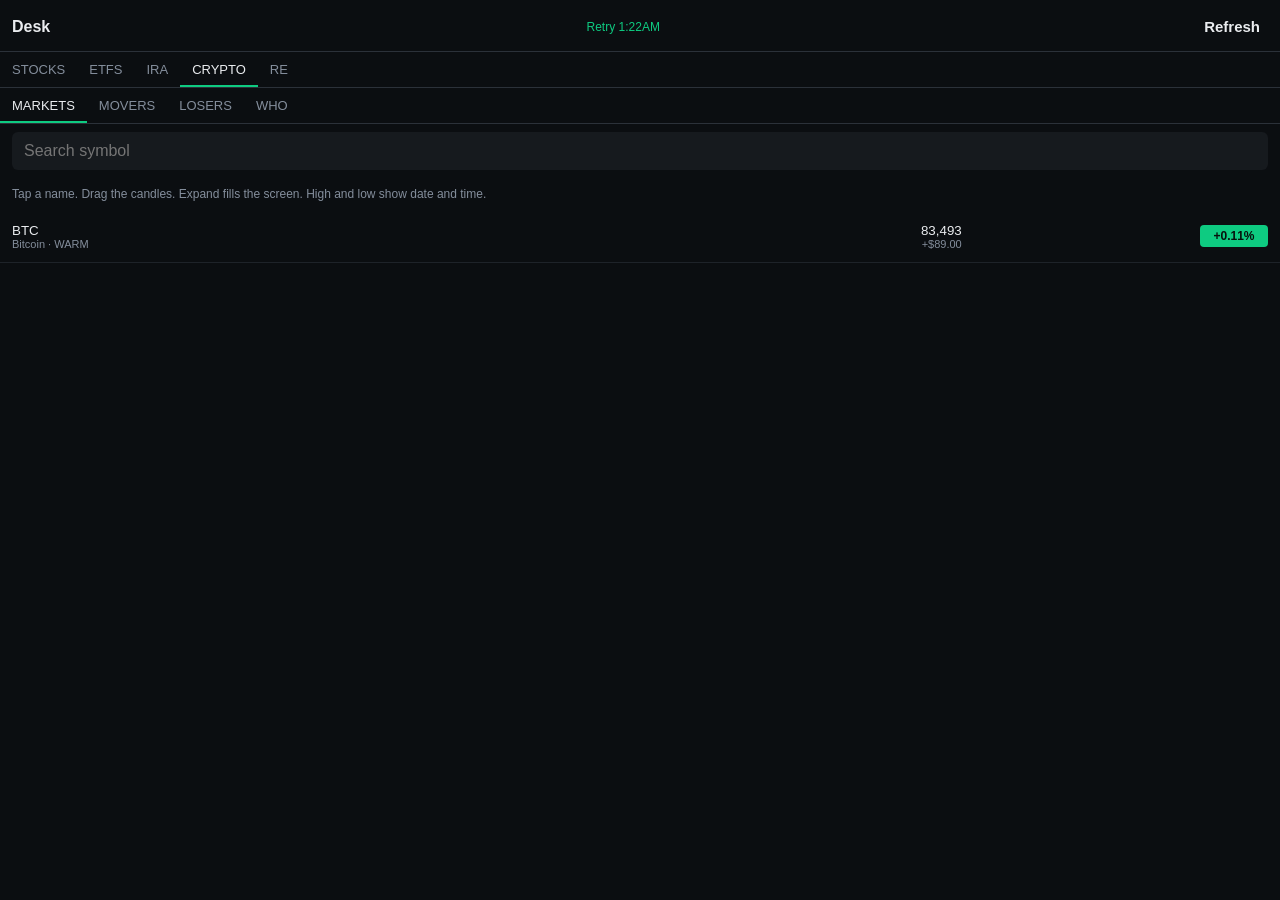
<file: desk.html>
<!DOCTYPE html><html><head><meta charset="utf-8"><meta http-equiv="refresh" content="0;url=/?v=live2"><meta name="viewport" content="width=device-width,initial-scale=1"><title>Desk</title></head><body style="background:#0b0e11;color:#eaecef;font-family:-apple-system,sans-serif;padding:20px"><a href="/?v=live2" style="color:#0ecb81">Open desk</a></body></html>
</file>
